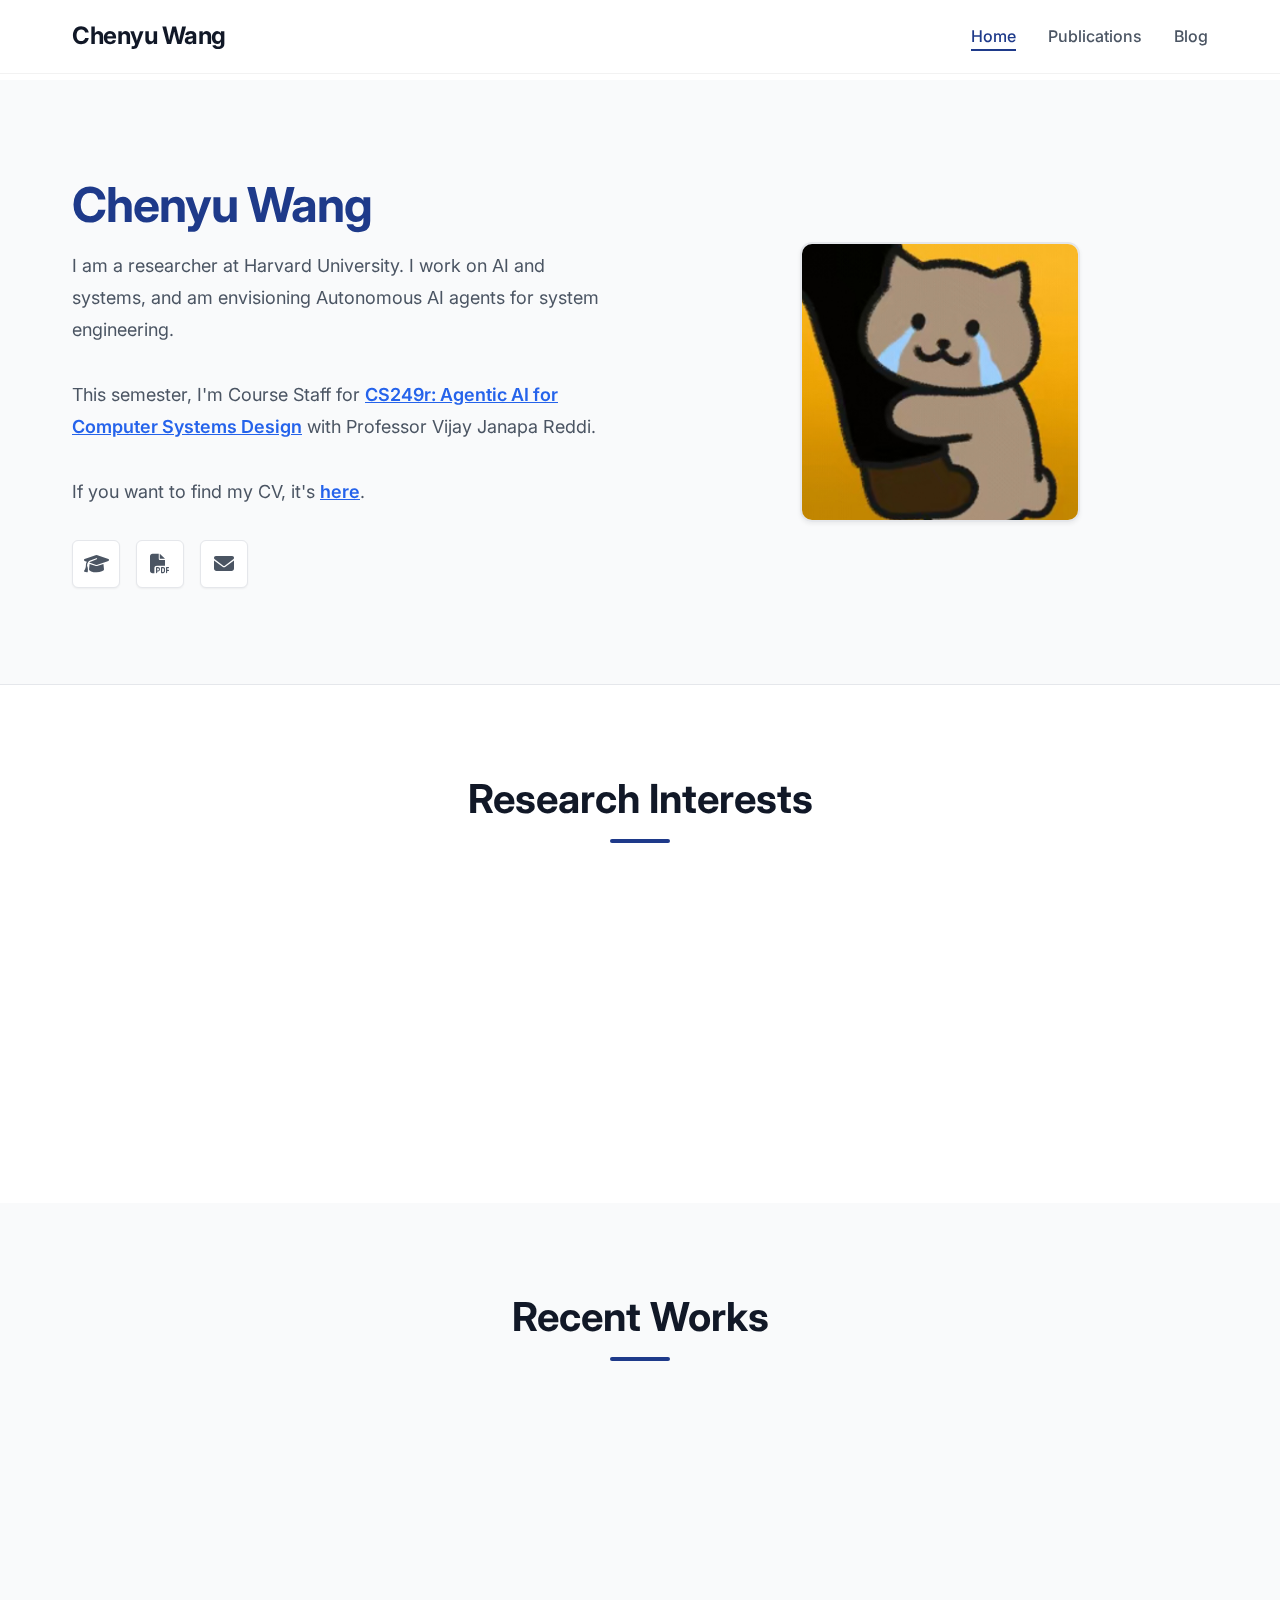
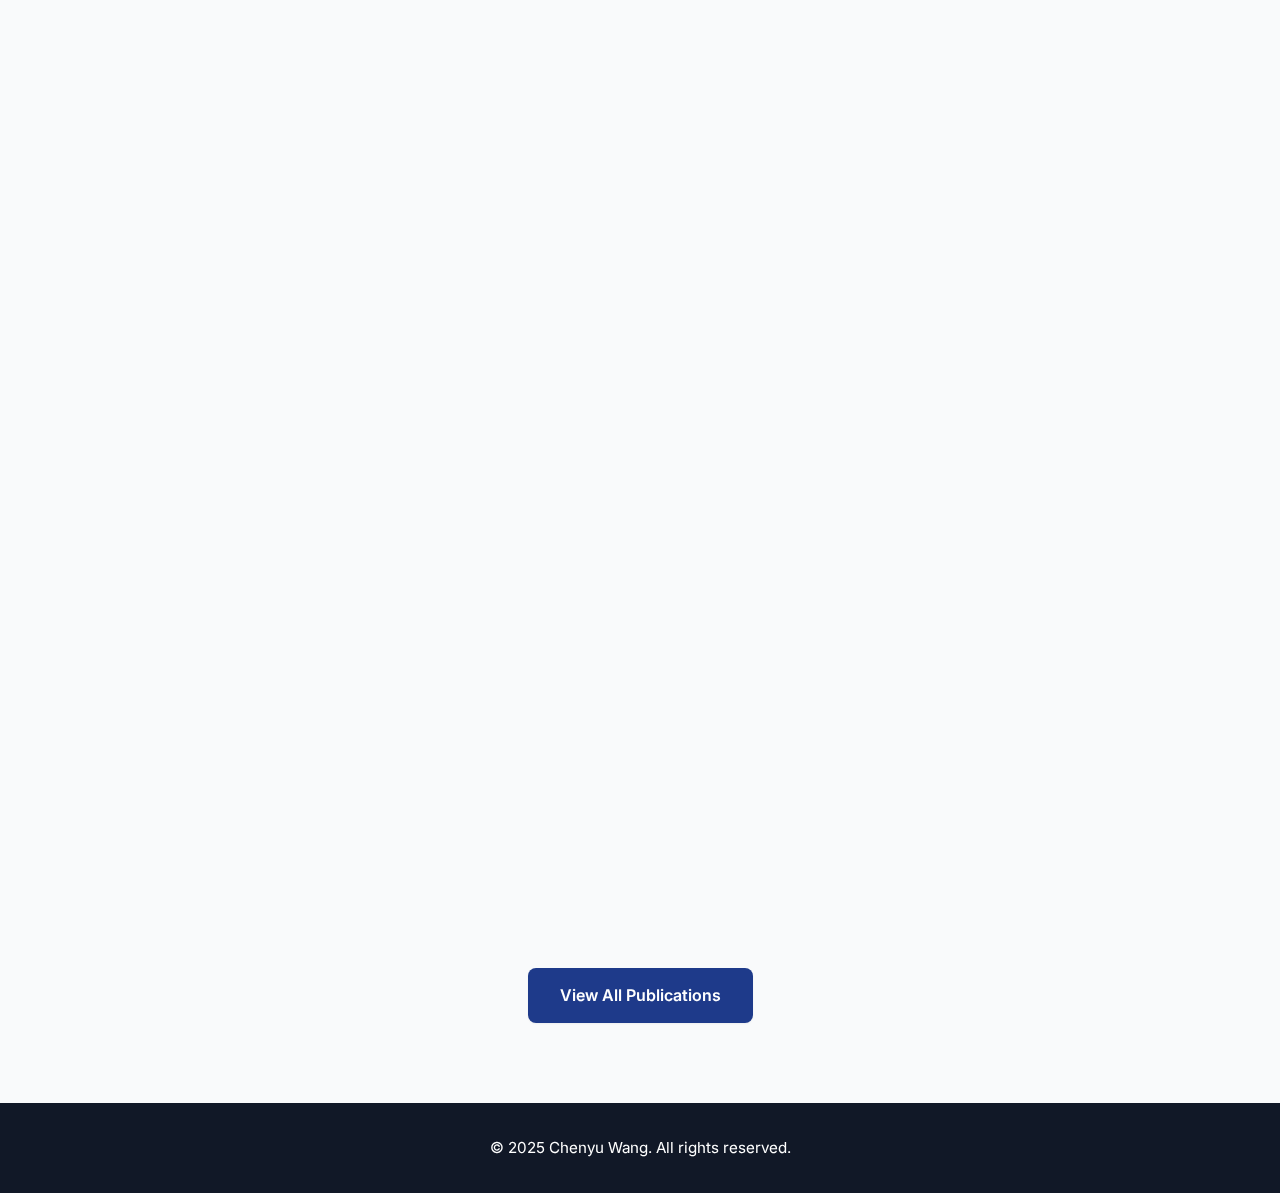
<file: index.html>
<!DOCTYPE html>
<html lang="en">
<head>
    <meta charset="UTF-8">
    <meta name="viewport" content="width=device-width, initial-scale=1.0">
    <title>Chenyu Wang - Personal Website</title>
    <link rel="icon" type="image/svg+xml" href="assets/images/favicon.svg">
    <link rel="preconnect" href="https://fonts.googleapis.com">
    <link rel="preconnect" href="https://fonts.gstatic.com" crossorigin>
    <link href="https://fonts.googleapis.com/css2?family=Inter:wght@400;500;600;700;800;900&display=swap" rel="stylesheet">
    <link rel="stylesheet" href="styles.css">
    <link rel="stylesheet" href="https://cdnjs.cloudflare.com/ajax/libs/font-awesome/6.4.0/css/all.min.css">
</head>
<body>
    <nav class="navbar">
        <div class="container">
            <div class="nav-brand">
                <h2>Chenyu Wang</h2>
            </div>
            <ul class="nav-menu">
                <li><a href="index.html" class="active">Home</a></li>
                <li><a href="publications.html">Publications</a></li>
                <li><a href="blog.html">Blog</a></li>
            </ul>
            <div class="hamburger">
                <span></span>
                <span></span>
                <span></span>
            </div>
        </div>
    </nav>

    <main>
        <section class="hero">
            <div class="container">
                <div class="hero-content">
                    <div class="hero-text">
                        <h1><span class="highlight">Chenyu Wang</span></h1>
                        <p class="bio">
                            I am a researcher at Harvard University. I work on AI and systems, and am envisioning Autonomous AI agents for system engineering.
                        </p>
                        <p class="bio">
                            This semester, I'm Course Staff for <a href="https://harvard-edge.github.io/cs249r_fall2025/" target="_blank" style="color: #2563eb; text-decoration: underline; font-weight: 600;">CS249r: Agentic AI for Computer Systems Design</a> with Professor Vijay Janapa Reddi.
                        </p>
                        <p class="bio">
                            If you want to find my CV, it's <a href="assets/cv.pdf" target="_blank" style="color: #2563eb; text-decoration: underline; font-weight: 600;">here</a>.
                        </p>
                        <div class="social-links">
                            <a href="https://scholar.google.com/citations?user=QI96hfoAAAAJ&hl=en" target="_blank" aria-label="Google Scholar">
                                <i class="fas fa-graduation-cap"></i>
                            </a>
                            <a href="assets/cv.pdf" target="_blank" aria-label="CV">
                                <i class="fas fa-file-pdf"></i>
                            </a>
                            <a href="mailto:chenyu_wang@seas.harvard.edu" aria-label="Email">
                                <i class="fas fa-envelope"></i>
                            </a>
                        </div>
                    </div>
                    <div class="hero-image">
                        <img src="assets/images/huggingleg.png" alt="Chenyu Wang" class="profile-img">
                    </div>
                </div>
            </div>
        </section>

        <section class="research-interests">
            <div class="container">
                <h2 class="section-title">Research Interests</h2>
                <div class="interests-grid">
                    <div class="interest-card">
                        <div class="icon-wrapper">
                            <i class="fas fa-brain"></i>
                        </div>
                        <h3>Artificial Intelligence</h3>
                    </div>
                    <div class="interest-card">
                        <div class="icon-wrapper">
                            <i class="fas fa-microchip"></i>
                        </div>
                        <h3>Computer Architecture</h3>
                    </div>
                    <div class="interest-card">
                        <div class="icon-wrapper">
                            <i class="fas fa-rocket"></i>
                        </div>
                        <h3>AI for System</h3>
                        <p style="font-size: 0.9rem; margin-top: 0.5rem;">
                            <a href="https://ieeexplore.ieee.org/document/10247808" target="_blank" style="color: #2563eb; text-decoration: underline;">My Professor's Vision</a>
                        </p>
                    </div>
                </div>
            </div>
        </section>

        <section class="recent-work">
            <div class="container">
                <h2 class="section-title">Recent Works</h2>
                <div class="work-preview">
                    <div class="work-item">
                        <h3>SLM-MUX: Orchestrating Small Language Models for Reasoning</h3>
                        <p class="work-meta"><strong>C Wang*</strong>, Z Wan*, H Kang, E Chen, Z Xie, T Krishna, V Janapa Reddi, Y Du</p>
                        <p class="work-meta">Harvard University, Georgia Tech, Stanford University, 2025</p>
                        <p>A multi-model architecture that effectively coordinates multiple small language models, achieving up to 13.4% improvement on MATH and outperforming Qwen 2.5 72B with just two SLMs.</p>
                        <div class="pub-links" style="margin-top: 0.5rem;">
                            <a href="https://slm-mux.github.io/" target="_blank" class="pub-link" style="display: inline-block; color: #2563eb; text-decoration: none; font-weight: 500;">
                                <i class="fas fa-globe"></i> Project Page
                            </a>
                        </div>
                    </div>
                    <div class="work-item">
                        <h3>EPIM: Efficient Processing-In-Memory Accelerators based on Epitome</h3>
                        <p class="work-meta"><strong>C Wang</strong>, Z Dong, D Zhou, Z Zhu, Y Wang, J Feng, K Keutzer</p>
                        <p class="work-meta">Design Automation Conference (DAC), 2024 • <strong>3 citations</strong></p>
                        <p>Developed a novel processing-in-memory architecture for efficient neural network acceleration, demonstrating significant improvements in energy efficiency and throughput.</p>
                    </div>
                    <div class="work-item">
                        <h3>Evaluating Zero-Shot Long-Context LLM Compression</h3>
                        <p class="work-meta"><strong>C Wang</strong>, Y Wang, K Li</p>
                        <p class="work-meta">arXiv preprint, 2024 • <strong>1 citation</strong></p>
                        <p>Comprehensive evaluation of compression techniques for large language models with extended context windows, addressing practical deployment challenges.</p>
                    </div>
                    <div class="work-item">
                        <h3>Gibbon: Efficient co-exploration of NN model and processing-in-memory architecture</h3>
                        <p class="work-meta">H Sun, <strong>C Wang</strong>, Z Zhu, X Ning, G Dai, H Yang, Y Wang</p>
                        <p class="work-meta">Design, Automation & Test in Europe Conference (DATE), 2022 • <strong>20 citations</strong></p>
                        <p>Designed an efficient co-exploration framework for jointly optimizing neural network models and processing-in-memory architectures, achieving state-of-the-art performance.</p>
                    </div>
                </div>
                <div class="cta-container">
                    <a href="publications.html" class="btn-primary">View All Publications</a>
                </div>
            </div>
        </section>
    </main>

    <footer>
        <div class="container">
            <p>&copy; 2025 Chenyu Wang. All rights reserved.</p>
        </div>
    </footer>

    <script src="script.js"></script>
</body>
</html>
</file>
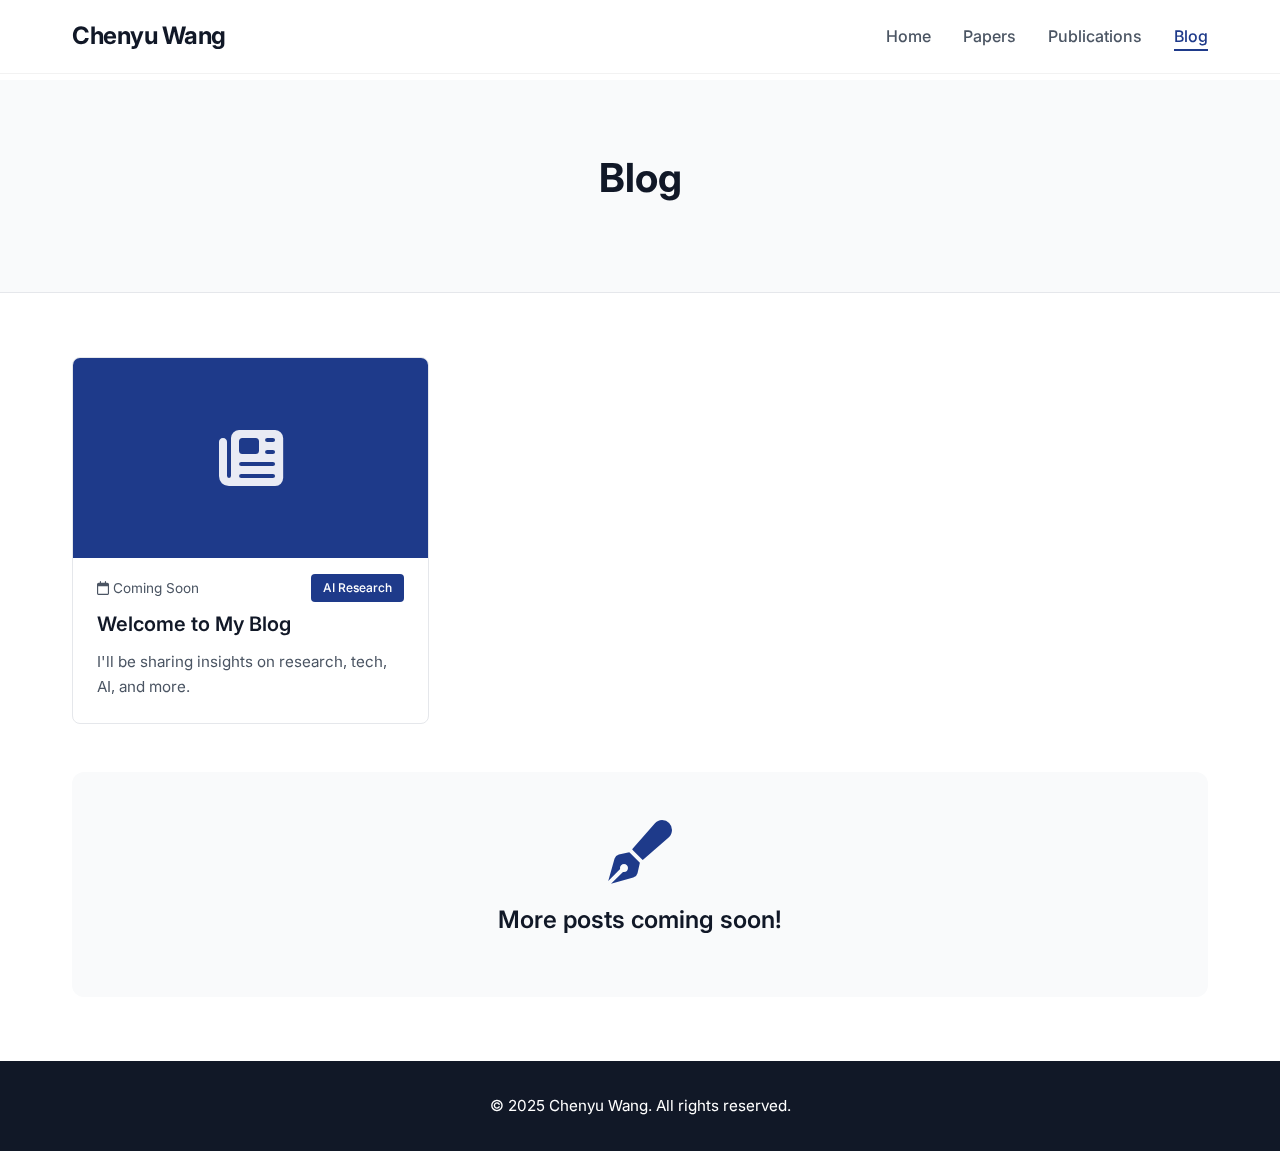
<file: blog.html>
<!DOCTYPE html>
<html lang="en">
<head>
    <meta charset="UTF-8">
    <meta name="viewport" content="width=device-width, initial-scale=1.0">
    <title>Blog - Chenyu Wang</title>
    <link rel="icon" type="image/svg+xml" href="assets/images/favicon.svg">
    <link rel="preconnect" href="https://fonts.googleapis.com">
    <link rel="preconnect" href="https://fonts.gstatic.com" crossorigin>
    <link href="https://fonts.googleapis.com/css2?family=Inter:wght@400;500;600;700;800;900&display=swap" rel="stylesheet">
    <link rel="stylesheet" href="styles.css">
    <link rel="stylesheet" href="https://cdnjs.cloudflare.com/ajax/libs/font-awesome/6.4.0/css/all.min.css">
</head>
<body>
    <nav class="navbar">
        <div class="container">
            <div class="nav-brand">
                <h2>Chenyu Wang</h2>
            </div>
            <ul class="nav-menu">
                <li><a href="index.html">Home</a></li>
                <li><a href="papers.html">Papers</a></li>
                <li><a href="publications.html">Publications</a></li>
                <li><a href="blog.html" class="active">Blog</a></li>
            </ul>
            <div class="hamburger">
                <span></span>
                <span></span>
                <span></span>
            </div>
        </div>
    </nav>

    <main>
        <section class="page-header">
            <div class="container">
                <h1>Blog</h1>
            </div>
        </section>

        <section class="blog-content">
            <div class="container">
                <div class="blog-grid">
                    <article class="blog-card">
                        <div class="blog-image">
                            <div class="blog-placeholder">
                                <i class="fas fa-newspaper"></i>
                            </div>
                        </div>
                        <div class="blog-info">
                            <span class="blog-date"><i class="far fa-calendar"></i> Coming Soon</span>
                            <span class="blog-tag">AI Research</span>
                        </div>
                        <h3 class="blog-title">Welcome to My Blog</h3>
                        <p class="blog-excerpt">
                            I'll be sharing insights on research, tech, AI, and more.
                        </p>
                    </article>
                </div>

                <div class="empty-state">
                    <i class="fas fa-pen-fancy"></i>
                    <h3>More posts coming soon!</h3>
                </div>
            </div>
        </section>
    </main>

    <footer>
        <div class="container">
            <p>&copy; 2025 Chenyu Wang. All rights reserved.</p>
        </div>
    </footer>

    <script src="script.js"></script>
</body>
</html>
</file>
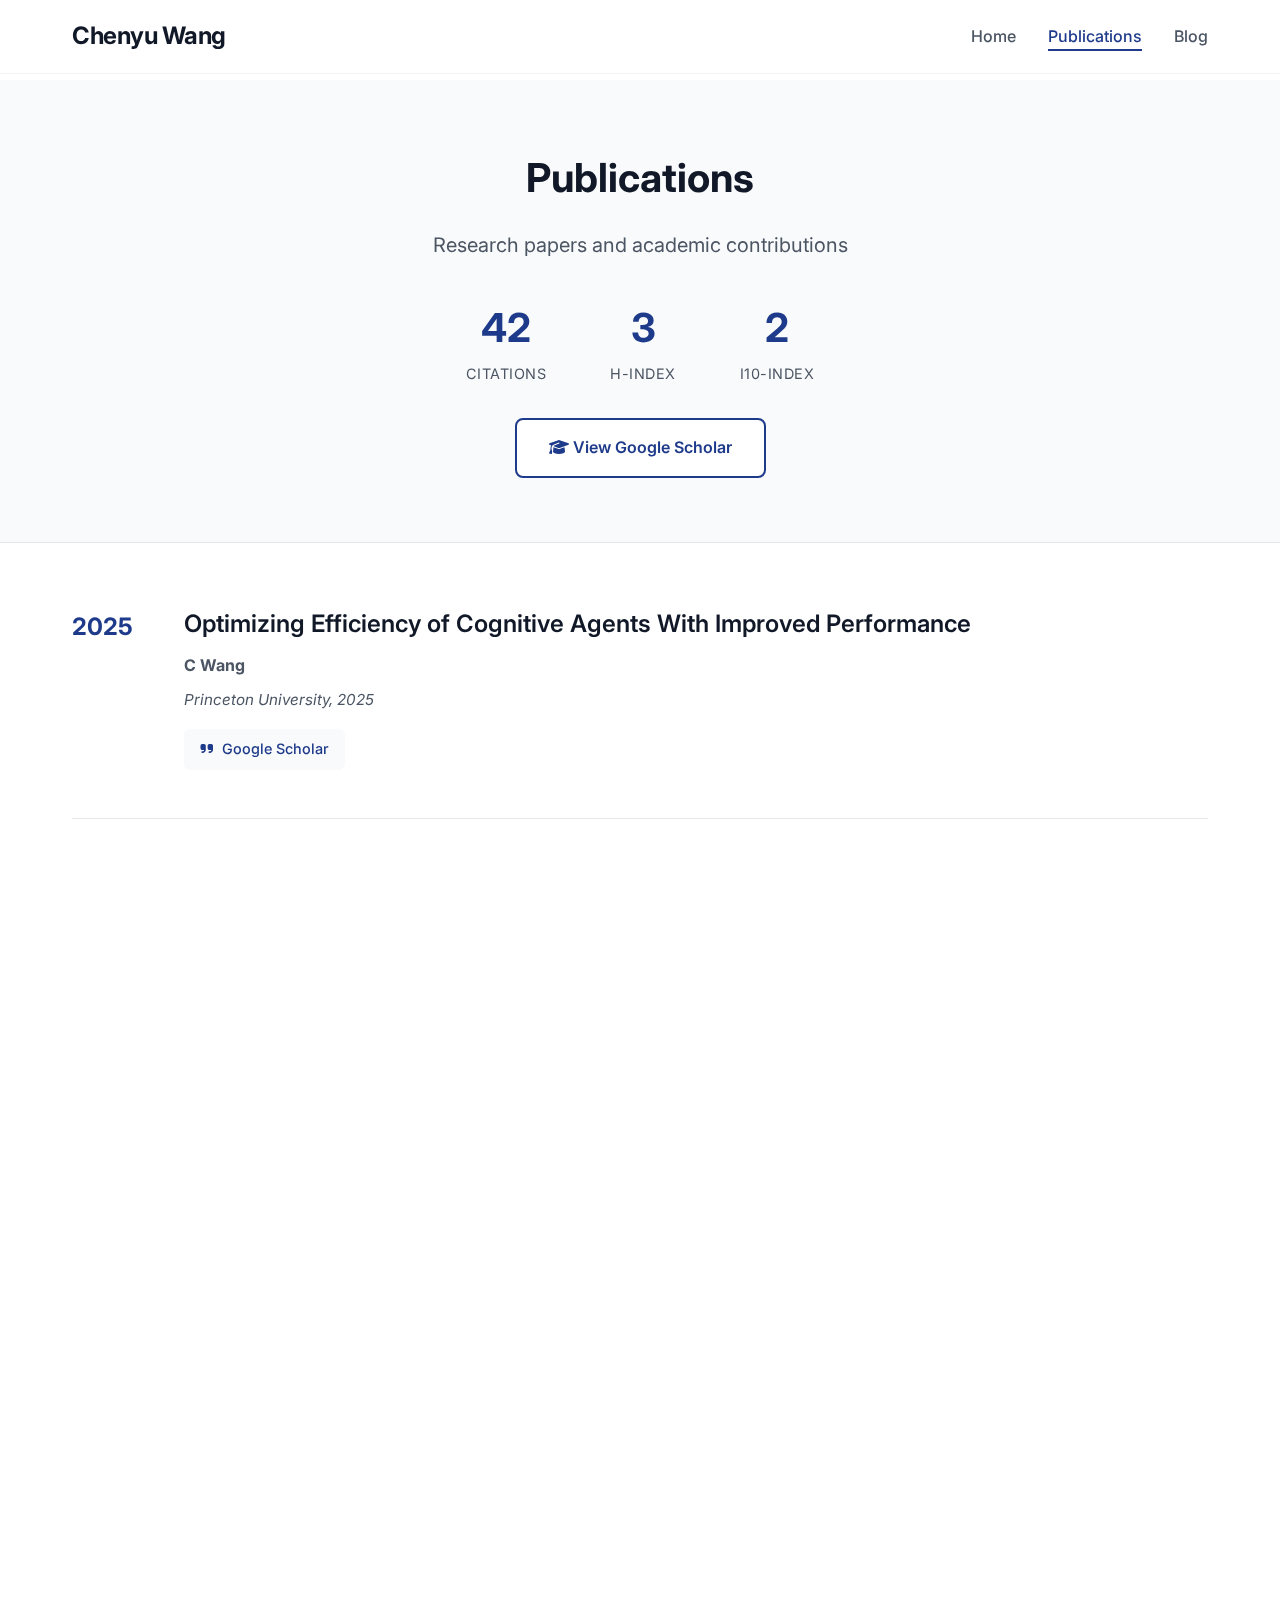
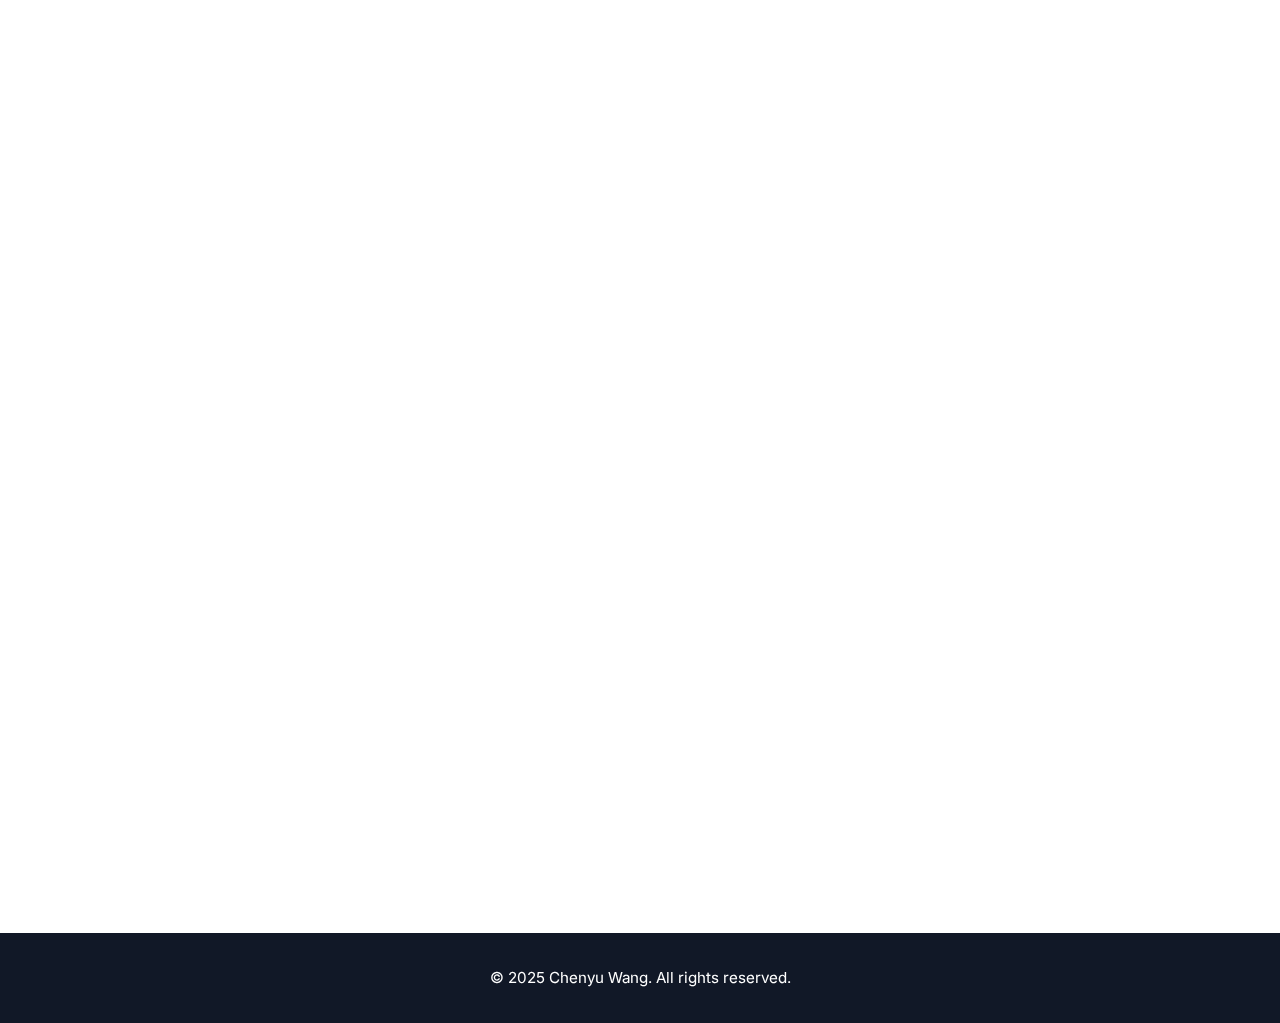
<file: publications.html>
<!DOCTYPE html>
<html lang="en">
<head>
    <meta charset="UTF-8">
    <meta name="viewport" content="width=device-width, initial-scale=1.0">
    <title>Publications - Chenyu Wang</title>
    <link rel="icon" type="image/svg+xml" href="assets/images/favicon.svg">
    <link rel="preconnect" href="https://fonts.googleapis.com">
    <link rel="preconnect" href="https://fonts.gstatic.com" crossorigin>
    <link href="https://fonts.googleapis.com/css2?family=Inter:wght@400;500;600;700;800;900&display=swap" rel="stylesheet">
    <link rel="stylesheet" href="styles.css">
    <link rel="stylesheet" href="https://cdnjs.cloudflare.com/ajax/libs/font-awesome/6.4.0/css/all.min.css">
</head>
<body>
    <nav class="navbar">
        <div class="container">
            <div class="nav-brand">
                <h2>Chenyu Wang</h2>
            </div>
            <ul class="nav-menu">
                <li><a href="index.html">Home</a></li>
                <li><a href="publications.html" class="active">Publications</a></li>
                <li><a href="blog.html">Blog</a></li>
            </ul>
            <div class="hamburger">
                <span></span>
                <span></span>
                <span></span>
            </div>
        </div>
    </nav>

    <main>
        <section class="page-header">
            <div class="container">
                <h1>Publications</h1>
                <p class="header-subtitle">Research papers and academic contributions</p>
                <div class="stats-bar">
                    <div class="stat-item">
                        <span class="stat-number">42</span>
                        <span class="stat-label">Citations</span>
                    </div>
                    <div class="stat-item">
                        <span class="stat-number">3</span>
                        <span class="stat-label">h-index</span>
                    </div>
                    <div class="stat-item">
                        <span class="stat-number">2</span>
                        <span class="stat-label">i10-index</span>
                    </div>
                </div>
                <a href="https://scholar.google.com/citations?user=QI96hfoAAAAJ&hl=en" target="_blank" class="btn-secondary">
                    <i class="fas fa-graduation-cap"></i> View Google Scholar
                </a>
            </div>
        </section>

        <section class="publications-list">
            <div class="container">
                <div class="pub-item">
                    <div class="pub-year">2025</div>
                    <div class="pub-content">
                        <h3 class="pub-title">Optimizing Efficiency of Cognitive Agents With Improved Performance</h3>
                        <p class="pub-authors"><strong>C Wang</strong></p>
                        <p class="pub-venue">Princeton University, 2025</p>
                        <div class="pub-links">
                            <a href="https://scholar.google.com/scholar?oi=bibs&hl=en&cites=1674685417037726518" target="_blank" class="pub-link">
                                <i class="fas fa-quote-right"></i> Google Scholar
                            </a>
                        </div>
                    </div>
                </div>

                <div class="pub-item">
                    <div class="pub-year">2024</div>
                    <div class="pub-content">
                        <h3 class="pub-title">Evaluating Zero-Shot Long-Context LLM Compression</h3>
                        <p class="pub-authors"><strong>C Wang</strong>, Y Wang, K Li</p>
                        <p class="pub-venue">arXiv preprint arXiv:2406.06773, 2024</p>
                        <div class="pub-metrics">
                            <span class="metric"><i class="fas fa-quote-left"></i> 1 citation</span>
                        </div>
                        <div class="pub-links">
                            <a href="https://scholar.google.com/scholar?oi=bibs&hl=en&cites=16382222440067962117" target="_blank" class="pub-link">
                                <i class="fas fa-quote-right"></i> Cited by 1
                            </a>
                        </div>
                    </div>
                </div>

                <div class="pub-item">
                    <div class="pub-year">2024</div>
                    <div class="pub-content">
                        <h3 class="pub-title">EPIM: Efficient Processing-In-Memory Accelerators based on Epitome</h3>
                        <p class="pub-authors"><strong>C Wang</strong>, Z Dong, D Zhou, Z Zhu, Y Wang, J Feng, K Keutzer</p>
                        <p class="pub-venue">Design Automation Conference (DAC), 2024</p>
                        <div class="pub-metrics">
                            <span class="metric"><i class="fas fa-quote-left"></i> 3 citations</span>
                        </div>
                        <div class="pub-links">
                            <a href="https://scholar.google.com/scholar?oi=bibs&hl=en&cites=4864111632713487932" target="_blank" class="pub-link">
                                <i class="fas fa-quote-right"></i> Cited by 3
                            </a>
                        </div>
                    </div>
                </div>

                <div class="pub-item">
                    <div class="pub-year">2023</div>
                    <div class="pub-content">
                        <h3 class="pub-title">Gibbon: An efficient co-exploration framework of NN model and processing-in-memory architecture</h3>
                        <p class="pub-authors">H Sun, Z Zhu, <strong>C Wang</strong>, X Ning, G Dai, H Yang, Y Wang</p>
                        <p class="pub-venue">IEEE Transactions on Computer-Aided Design of Integrated Circuits and Systems, 2023</p>
                        <div class="pub-metrics">
                            <span class="metric"><i class="fas fa-quote-left"></i> 16 citations</span>
                        </div>
                        <div class="pub-links">
                            <a href="https://scholar.google.com/scholar?oi=bibs&hl=en&cites=4852260810894358425" target="_blank" class="pub-link">
                                <i class="fas fa-quote-right"></i> Cited by 16
                            </a>
                        </div>
                    </div>
                </div>

                <div class="pub-item">
                    <div class="pub-year">2023</div>
                    <div class="pub-content">
                        <h3 class="pub-title">DeepGuiser: Learning to disguise neural architectures for impeding adversarial transfer attacks</h3>
                        <p class="pub-authors">Y Cai, <strong>C Wang</strong>, X Ning, Z Zhou, D Niu, H Yang, Y Wang</p>
                        <p class="pub-venue">2023</p>
                        <div class="pub-metrics">
                            <span class="metric"><i class="fas fa-quote-left"></i> 2 citations</span>
                        </div>
                        <div class="pub-links">
                            <a href="https://scholar.google.com/scholar?oi=bibs&hl=en&cites=11876877158948221325" target="_blank" class="pub-link">
                                <i class="fas fa-quote-right"></i> Cited by 2
                            </a>
                        </div>
                    </div>
                </div>

                <div class="pub-item">
                    <div class="pub-year">2022</div>
                    <div class="pub-content">
                        <h3 class="pub-title">Gibbon: Efficient co-exploration of NN model and processing-in-memory architecture</h3>
                        <p class="pub-authors">H Sun, <strong>C Wang</strong>, Z Zhu, X Ning, G Dai, H Yang, Y Wang</p>
                        <p class="pub-venue">2022 Design, Automation & Test in Europe Conference & Exhibition (DATE), 867-872, 2022</p>
                        <div class="pub-metrics">
                            <span class="metric"><i class="fas fa-quote-left"></i> 20 citations</span>
                        </div>
                        <div class="pub-links">
                            <a href="https://scholar.google.com/scholar?oi=bibs&hl=en&cites=1674685417037726518" target="_blank" class="pub-link">
                                <i class="fas fa-quote-right"></i> Cited by 20
                            </a>
                        </div>
                    </div>
                </div>
            </div>
        </section>
    </main>

    <footer>
        <div class="container">
            <p>&copy; 2025 Chenyu Wang. All rights reserved.</p>
        </div>
    </footer>

    <script src="script.js"></script>
</body>
</html>
</file>
<file: styles.css>
/* ===== CSS Variables ===== */
:root {
    --primary-color: #1e3a8a;
    --secondary-color: #1e40af;
    --accent-color: #3b82f6;
    --gradient-primary: linear-gradient(135deg, #1e3a8a 0%, #1e40af 100%);
    --gradient-secondary: linear-gradient(135deg, #374151 0%, #1f2937 100%);
    --gradient-accent: linear-gradient(135deg, #3b82f6 0%, #2563eb 100%);
    --text-primary: #111827;
    --text-secondary: #4b5563;
    --bg-primary: #ffffff;
    --bg-secondary: #f9fafb;
    --bg-tertiary: #f3f4f6;
    --border-color: #e5e7eb;
    --shadow-sm: 0 1px 2px 0 rgb(0 0 0 / 0.05);
    --shadow-md: 0 2px 4px 0 rgb(0 0 0 / 0.06);
    --shadow-lg: 0 4px 6px -1px rgb(0 0 0 / 0.1);
    --shadow-xl: 0 10px 15px -3px rgb(0 0 0 / 0.1);
    --shadow-colored: 0 4px 6px -1px rgba(30, 58, 138, 0.15);
    --transition: all 0.3s ease;
    --transition-fast: all 0.15s ease;
}

/* ===== Reset & Base Styles ===== */
* {
    margin: 0;
    padding: 0;
    box-sizing: border-box;
}

body {
    font-family: 'Inter', -apple-system, BlinkMacSystemFont, 'Segoe UI', Roboto, 'Helvetica Neue', Arial, sans-serif;
    color: var(--text-primary);
    background: #ffffff;
    line-height: 1.7;
    overflow-x: hidden;
    -webkit-font-smoothing: antialiased;
    -moz-osx-font-smoothing: grayscale;
}

a {
    text-decoration: none;
    color: inherit;
    transition: var(--transition);
}

/* ===== Container ===== */
.container {
    max-width: 1200px;
    margin: 0 auto;
    padding: 0 2rem;
}

/* ===== Navigation Bar ===== */
.navbar {
    position: fixed;
    top: 0;
    left: 0;
    right: 0;
    background: rgba(255, 255, 255, 0.8);
    backdrop-filter: blur(20px) saturate(180%);
    -webkit-backdrop-filter: blur(20px) saturate(180%);
    box-shadow: 0 1px 0 0 rgba(0, 0, 0, 0.05);
    z-index: 1000;
    padding: 1rem 0;
    transition: var(--transition);
}

.navbar .container {
    display: flex;
    justify-content: space-between;
    align-items: center;
}

.nav-brand h2 {
    font-size: 1.5rem;
    font-weight: 700;
    color: var(--text-primary);
    letter-spacing: -0.02em;
}

.nav-menu {
    display: flex;
    list-style: none;
    gap: 2rem;
}

.nav-menu a {
    font-weight: 500;
    color: var(--text-secondary);
    position: relative;
}

.nav-menu a:hover,
.nav-menu a.active {
    color: var(--primary-color);
}

.nav-menu a::after {
    content: '';
    position: absolute;
    bottom: -5px;
    left: 0;
    width: 0;
    height: 2px;
    background-color: var(--primary-color);
    transition: var(--transition);
}

.nav-menu a.active::after,
.nav-menu a:hover::after {
    width: 100%;
}

.hamburger {
    display: none;
    flex-direction: column;
    cursor: pointer;
    gap: 4px;
}

.hamburger span {
    width: 25px;
    height: 3px;
    background-color: var(--text-primary);
    transition: var(--transition);
}

/* ===== Hero Section ===== */
main {
    padding-top: 80px;
}

.hero {
    padding: 6rem 0;
    background: var(--bg-secondary);
    position: relative;
    overflow: hidden;
    border-bottom: 1px solid var(--border-color);
}

.hero-content {
    display: grid;
    grid-template-columns: 1fr 1fr;
    gap: 4rem;
    align-items: center;
    position: relative;
    z-index: 1;
}

.hero-text h1 {
    font-size: 3rem;
    font-weight: 700;
    color: var(--text-primary);
    margin-bottom: 1rem;
    line-height: 1.2;
    letter-spacing: -0.02em;
}

.highlight {
    color: var(--primary-color);
    position: relative;
    display: inline-block;
}

.subtitle {
    font-size: 1.5rem;
    color: var(--text-secondary);
    margin-bottom: 1.5rem;
    font-weight: 500;
}

.bio {
    font-size: 1.125rem;
    color: var(--text-secondary);
    line-height: 1.8;
    margin-bottom: 2rem;
}

.social-links {
    display: flex;
    gap: 1rem;
}

.social-links a {
    width: 48px;
    height: 48px;
    display: flex;
    align-items: center;
    justify-content: center;
    background: white;
    border-radius: 6px;
    color: var(--text-secondary);
    font-size: 1.25rem;
    box-shadow: var(--shadow-sm);
    transition: var(--transition);
    border: 1px solid var(--border-color);
}

.social-links a:hover {
    color: var(--primary-color);
    border-color: var(--primary-color);
    box-shadow: var(--shadow-md);
}

.hero-image {
    display: flex;
    justify-content: center;
    align-items: center;
}

.profile-placeholder {
    width: 280px;
    height: 280px;
    background: var(--bg-tertiary);
    border-radius: 12px;
    display: flex;
    align-items: center;
    justify-content: center;
    box-shadow: var(--shadow-md);
    position: relative;
    border: 2px solid var(--border-color);
}

.profile-placeholder i {
    font-size: 100px;
    color: var(--text-secondary);
}

.profile-img {
    width: 280px;
    height: 280px;
    border-radius: 12px;
    object-fit: cover;
    box-shadow: var(--shadow-md);
    border: 2px solid var(--border-color);
}

/* ===== Section Styles ===== */
.section-title {
    font-size: 2.5rem;
    font-weight: 700;
    color: var(--text-primary);
    text-align: center;
    margin-bottom: 3rem;
    position: relative;
}

.section-title::after {
    content: '';
    position: absolute;
    bottom: -10px;
    left: 50%;
    transform: translateX(-50%);
    width: 60px;
    height: 4px;
    background-color: var(--primary-color);
    border-radius: 2px;
}

/* ===== Research Interests ===== */
.research-interests {
    padding: 5rem 0;
    background-color: var(--bg-primary);
}

.interests-grid {
    display: grid;
    grid-template-columns: repeat(auto-fit, minmax(280px, 1fr));
    gap: 2rem;
}

.interest-card {
    background: white;
    border: 1px solid var(--border-color);
    border-radius: 8px;
    padding: 2rem;
    text-align: center;
    transition: var(--transition);
    position: relative;
}

.interest-card:hover {
    box-shadow: var(--shadow-md);
    border-color: var(--primary-color);
}

.icon-wrapper {
    width: 72px;
    height: 72px;
    margin: 0 auto 1.5rem;
    background: var(--primary-color);
    border-radius: 8px;
    display: flex;
    align-items: center;
    justify-content: center;
    transition: var(--transition);
}

.icon-wrapper i {
    font-size: 2rem;
    color: white;
}

.interest-card h3 {
    font-size: 1.5rem;
    font-weight: 600;
    color: var(--text-primary);
    margin-bottom: 1rem;
}

.interest-card p {
    color: var(--text-secondary);
    line-height: 1.6;
}

/* ===== Teaching Preview ===== */
.teaching-preview {
    padding: 5rem 0;
    background-color: var(--bg-primary);
}

.course-highlight {
    background: white;
    padding: 2.5rem;
    border-radius: 12px;
    border: 2px solid var(--primary-color);
    margin-bottom: 3rem;
    box-shadow: var(--shadow-md);
    transition: var(--transition);
}

.course-highlight:hover {
    box-shadow: var(--shadow-lg);
}

.course-badge {
    display: inline-block;
    padding: 0.5rem 1rem;
    background: var(--gradient-primary);
    color: white;
    border-radius: 20px;
    font-size: 0.85rem;
    font-weight: 600;
    margin-bottom: 1rem;
    text-transform: uppercase;
    letter-spacing: 0.5px;
}

.course-title {
    font-size: 1.75rem;
    font-weight: 700;
    color: var(--text-primary);
    margin-bottom: 0.5rem;
}

.course-description {
    font-size: 1rem;
    color: var(--text-secondary);
    margin-bottom: 1rem;
}

.course-info {
    font-size: 1.05rem;
    color: var(--text-secondary);
    line-height: 1.7;
}

/* ===== Recent Work ===== */
.recent-work {
    padding: 5rem 0;
    background-color: var(--bg-secondary);
}

.work-preview {
    display: flex;
    flex-direction: column;
    gap: 2rem;
    margin-bottom: 3rem;
}

.work-item {
    background: white;
    padding: 2rem;
    border-radius: 8px;
    border-left: 4px solid var(--primary-color);
    border: 1px solid var(--border-color);
    border-left: 4px solid var(--primary-color);
    transition: var(--transition);
}

.work-item:hover {
    box-shadow: var(--shadow-md);
}

.work-item h3 {
    font-size: 1.5rem;
    font-weight: 600;
    color: var(--text-primary);
    margin-bottom: 0.5rem;
}

.work-meta {
    font-size: 0.9rem;
    color: var(--text-secondary);
    margin-bottom: 1rem;
}

.work-item p {
    color: var(--text-secondary);
    line-height: 1.6;
}

.cta-container {
    text-align: center;
}

/* ===== Buttons ===== */
.btn-primary,
.btn-secondary {
    display: inline-block;
    padding: 0.875rem 2rem;
    font-weight: 600;
    border-radius: 8px;
    transition: var(--transition);
    border: none;
    cursor: pointer;
    font-size: 1rem;
}

.btn-primary {
    background: var(--primary-color);
    color: white;
    box-shadow: var(--shadow-sm);
}

.btn-primary:hover {
    background: var(--secondary-color);
    box-shadow: var(--shadow-md);
}

.btn-secondary {
    background: white;
    color: var(--primary-color);
    border: 2px solid var(--primary-color);
}

.btn-secondary:hover {
    background: var(--primary-color);
    color: white;
    box-shadow: var(--shadow-sm);
}

/* ===== Publications Page ===== */
.page-header {
    padding: 4rem 0;
    background: var(--bg-secondary);
    text-align: center;
    border-bottom: 1px solid var(--border-color);
}

.page-header h1 {
    font-size: 2.5rem;
    font-weight: 700;
    color: var(--text-primary);
    margin-bottom: 1rem;
}

.header-subtitle {
    font-size: 1.25rem;
    color: var(--text-secondary);
    margin-bottom: 2rem;
}

.stats-bar {
    display: flex;
    justify-content: center;
    gap: 4rem;
    margin: 2rem 0;
}

.stat-item {
    text-align: center;
}

.stat-number {
    display: block;
    font-size: 2.5rem;
    font-weight: 700;
    color: var(--primary-color);
}

.stat-label {
    display: block;
    font-size: 0.9rem;
    color: var(--text-secondary);
    text-transform: uppercase;
    letter-spacing: 0.5px;
}

.publications-list {
    padding: 4rem 0;
    background-color: var(--bg-primary);
}

.pub-item {
    display: flex;
    gap: 2rem;
    margin-bottom: 3rem;
    padding-bottom: 3rem;
    border-bottom: 1px solid var(--border-color);
}

.pub-item:last-child {
    border-bottom: none;
}

.pub-year {
    font-size: 1.5rem;
    font-weight: 700;
    color: var(--primary-color);
    min-width: 80px;
}

.pub-content {
    flex: 1;
}

.pub-title {
    font-size: 1.5rem;
    font-weight: 600;
    color: var(--text-primary);
    margin-bottom: 0.75rem;
    line-height: 1.4;
}

.pub-authors {
    font-size: 1rem;
    color: var(--text-secondary);
    margin-bottom: 0.5rem;
}

.pub-venue {
    font-size: 0.95rem;
    color: var(--text-secondary);
    font-style: italic;
    margin-bottom: 1rem;
}

.pub-metrics {
    margin-bottom: 1rem;
}

.metric {
    display: inline-block;
    padding: 0.25rem 0.75rem;
    background-color: var(--bg-secondary);
    border-radius: 20px;
    font-size: 0.85rem;
    color: var(--text-secondary);
    margin-right: 0.5rem;
}

.pub-links {
    display: flex;
    gap: 1rem;
    flex-wrap: wrap;
}

.pub-link {
    display: inline-flex;
    align-items: center;
    gap: 0.5rem;
    padding: 0.5rem 1rem;
    background-color: var(--bg-secondary);
    border-radius: 6px;
    color: var(--primary-color);
    font-size: 0.9rem;
    font-weight: 500;
    transition: var(--transition);
}

.pub-link:hover {
    background-color: var(--primary-color);
    color: white;
    transform: translateY(-2px);
}

/* ===== Blog Page ===== */
.blog-content {
    padding: 4rem 0;
    background-color: var(--bg-primary);
}

.blog-grid {
    display: grid;
    grid-template-columns: repeat(auto-fill, minmax(320px, 1fr));
    gap: 2rem;
    margin-bottom: 3rem;
}

.blog-card {
    background: white;
    border: 1px solid var(--border-color);
    border-radius: 8px;
    overflow: hidden;
    transition: var(--transition);
}

.blog-card:hover {
    box-shadow: var(--shadow-md);
    border-color: var(--primary-color);
}

.blog-image {
    width: 100%;
    height: 200px;
    background: var(--primary-color);
    overflow: hidden;
    position: relative;
}

.blog-placeholder {
    width: 100%;
    height: 100%;
    display: flex;
    align-items: center;
    justify-content: center;
}

.blog-placeholder i {
    font-size: 4rem;
    color: rgba(255, 255, 255, 0.9);
}

.blog-info {
    display: flex;
    justify-content: space-between;
    align-items: center;
    padding: 1rem 1.5rem 0.5rem;
}

.blog-date {
    font-size: 0.85rem;
    color: var(--text-secondary);
}

.blog-tag {
    font-size: 0.75rem;
    padding: 0.25rem 0.75rem;
    background: var(--primary-color);
    color: white;
    border-radius: 4px;
    font-weight: 500;
}

.blog-title {
    font-size: 1.25rem;
    font-weight: 600;
    color: var(--text-primary);
    padding: 0 1.5rem;
    margin-bottom: 0.75rem;
    line-height: 1.4;
}

.blog-excerpt {
    font-size: 0.95rem;
    color: var(--text-secondary);
    line-height: 1.6;
    padding: 0 1.5rem 1.5rem;
}

.empty-state {
    text-align: center;
    padding: 3rem;
    background-color: var(--bg-secondary);
    border-radius: 12px;
}

.empty-state i {
    font-size: 4rem;
    color: var(--primary-color);
    margin-bottom: 1rem;
}

.empty-state h3 {
    font-size: 1.5rem;
    font-weight: 600;
    color: var(--text-primary);
    margin-bottom: 0.5rem;
}

.empty-state p {
    font-size: 1rem;
    color: var(--text-secondary);
}

/* ===== Papers Page ===== */
.papers-section {
    padding: 4rem 0;
    background-color: var(--bg-primary);
}

.papers-stats {
    padding: 2rem 0 0 0;
    background-color: var(--bg-primary);
}

.stats-card {
    background: white;
    border: 1px solid var(--border-color);
    border-radius: 12px;
    box-shadow: var(--shadow-sm);
    overflow: hidden;
}

.stats-card-header {
    padding: 1.25rem 1.5rem 0.5rem 1.5rem;
}

.stats-subtitle {
    color: var(--text-secondary);
}

.chart-wrap {
    position: relative;
    height: 320px;
    padding: 0.5rem 1rem 1.25rem 1rem;
}

.stats-badges {
    display: flex;
    gap: 0.5rem;
    flex-wrap: wrap;
    margin-top: 0.75rem;
}

.badge {
    display: inline-flex;
    align-items: center;
    gap: 0.4rem;
    padding: 0.35rem 0.6rem;
    border-radius: 999px;
    background: var(--bg-secondary);
    color: var(--text-secondary);
    font-size: 0.85rem;
}

.badge i { color: var(--primary-color); }

.badge.success {
    background: rgba(16, 185, 129, 0.15);
    color: #065f46;
}

.badge.muted {
    background: #eef2f7;
}

.chart-caption {
    margin-top: 0.75rem;
    font-size: 0.9rem;
    color: var(--text-secondary);
}

.papers-layout {
    display: grid;
    grid-template-columns: 280px 1fr;
    gap: 2rem;
    align-items: start;
}

.papers-filters {
    background: white;
    border: 1px solid var(--border-color);
    border-radius: 8px;
    padding: 1rem;
}

.filter-group + .filter-group {
    margin-top: 1rem;
}

.filter-label {
    display: block;
    font-weight: 600;
    margin-bottom: 0.5rem;
}

.filter-input {
    width: 100%;
    padding: 0.625rem 0.75rem;
    border: 1px solid var(--border-color);
    border-radius: 6px;
    outline: none;
}

.filter-input:focus {
    border-color: var(--primary-color);
    box-shadow: 0 0 0 3px rgba(37, 99, 235, 0.15);
}

.filter-actions {
    margin-top: 1rem;
}

.filter-meta {
    margin-top: 0.75rem;
    font-size: 0.9rem;
    color: var(--text-secondary);
}

.tag-list {
    display: flex;
    gap: 0.5rem;
    flex-wrap: wrap;
}

.tag-chip {
    display: inline-flex;
    align-items: center;
    gap: 0.25rem;
    padding: 0.35rem 0.6rem;
    border: 1px solid var(--border-color);
    border-radius: 999px;
    background: white;
    color: var(--text-secondary);
    font-size: 0.85rem;
    cursor: pointer;
}

.tag-chip.small {
    padding: 0.2rem 0.5rem;
    font-size: 0.8rem;
}

.tag-chip.active,
.tag-chip:hover {
    color: var(--primary-color);
    border-color: var(--primary-color);
}

.papers-results {
    min-height: 400px;
}

.papers-list {
    list-style: none;
    display: flex;
    flex-direction: column;
    gap: 1rem;
}

.paper-item {
    background: white;
    border: 1px solid var(--border-color);
    border-radius: 8px;
    padding: 1rem 1.25rem;
}

.paper-title {
    font-size: 1.1rem;
    font-weight: 600;
    margin-bottom: 0.25rem;
}

.paper-meta {
    display: flex;
    gap: 0.75rem;
    align-items: center;
    margin-bottom: 0.5rem;
    color: var(--text-secondary);
    font-size: 0.9rem;
}

.paper-tags {
    display: flex;
    gap: 0.5rem;
    flex-wrap: wrap;
    margin-bottom: 0.5rem;
}

.paper-excerpt {
    color: var(--text-secondary);
    margin-bottom: 0.75rem;
}

.paper-actions {
    display: flex;
    gap: 0.5rem;
}

.paper-reader {
    position: sticky;
    top: 100px;
}

.reader-card {
    background: white;
    border: 1px solid var(--border-color);
    border-radius: 8px;
    padding: 1.25rem;
}

.reader-placeholder {
    display: grid;
    place-items: center;
    color: var(--text-secondary);
    min-height: 260px;
    text-align: center;
    gap: 0.5rem;
}

.reader-placeholder i {
    font-size: 2rem;
    color: var(--primary-color);
}

.reader-title {
    font-size: 1.25rem;
    font-weight: 700;
    margin-bottom: 0.5rem;
}

.reader-abstract {
    color: var(--text-secondary);
    line-height: 1.7;
    margin-bottom: 0.75rem;
}

.reader-meta {
    display: flex;
    justify-content: space-between;
    align-items: center;
    margin-bottom: 0.75rem;
}

.reader-tags {
    display: flex;
    gap: 0.5rem;
    flex-wrap: wrap;
}

/* Pagination */
.pagination {
    display: flex;
    align-items: center;
    justify-content: center;
    gap: 0.5rem;
    margin-top: 1rem;
}

.page-btn {
    padding: 0.5rem 0.9rem;
    border: 1px solid var(--border-color);
    border-radius: 6px;
    background: white;
    color: var(--text-primary);
    cursor: pointer;
}

.page-btn:disabled {
    opacity: 0.5;
    cursor: not-allowed;
}

.page-numbers {
    display: flex;
    gap: 0.25rem;
}

.page-number {
    min-width: 36px;
    padding: 0.45rem 0.6rem;
    border: 1px solid var(--border-color);
    border-radius: 6px;
    background: white;
    color: var(--text-secondary);
    cursor: pointer;
}

.page-number.active,
.page-number:hover {
    color: var(--primary-color);
    border-color: var(--primary-color);
}

.page-ellipsis {
    display: inline-flex;
    align-items: center;
    color: var(--text-secondary);
    padding: 0 0.35rem;
}

@media (max-width: 1200px) {
    .papers-layout {
        grid-template-columns: 260px 1fr;
    }
}

@media (max-width: 968px) {
    .papers-layout {
        grid-template-columns: 1fr;
    }
}

/* ===== Teaching Page ===== */
.teaching-section {
    padding: 4rem 0;
    background-color: var(--bg-primary);
}

.course-card {
    background: white;
    border: 1px solid var(--border-color);
    border-radius: 12px;
    overflow: hidden;
    margin-bottom: 3rem;
    transition: var(--transition);
}

.course-card.featured {
    border: 2px solid var(--primary-color);
    box-shadow: var(--shadow-md);
}

.course-header {
    display: flex;
    justify-content: space-between;
    align-items: flex-start;
    padding: 2.5rem;
    background: linear-gradient(135deg, #f8fafc 0%, #f1f5f9 100%);
    border-bottom: 1px solid var(--border-color);
}

.course-badge.current {
    background: linear-gradient(135deg, #10b981 0%, #059669 100%);
    animation: pulse 2s infinite;
}

@keyframes pulse {
    0%, 100% {
        opacity: 1;
    }
    50% {
        opacity: 0.9;
    }
}

.course-number {
    font-size: 1.25rem;
    font-weight: 700;
    color: var(--primary-color);
    margin-bottom: 0.5rem;
}

.course-name {
    font-size: 2rem;
    font-weight: 700;
    color: var(--text-primary);
    margin-bottom: 0.5rem;
    line-height: 1.3;
}

.course-role {
    font-size: 1rem;
    color: var(--text-secondary);
    font-weight: 500;
}

.course-icon {
    font-size: 4rem;
    color: var(--primary-color);
    opacity: 0.2;
}

.course-body {
    padding: 2.5rem;
}

.course-meta {
    background: var(--bg-secondary);
    border-radius: 8px;
    padding: 1.5rem;
    margin-bottom: 2rem;
}

.meta-item {
    display: flex;
    align-items: center;
    gap: 1rem;
    padding: 0.5rem 0;
    color: var(--text-secondary);
}

.meta-item i {
    color: var(--primary-color);
    font-size: 1.1rem;
    width: 20px;
    text-align: center;
}

.course-description h4 {
    font-size: 1.25rem;
    font-weight: 600;
    color: var(--text-primary);
    margin: 2rem 0 1rem 0;
}

.course-description h4:first-child {
    margin-top: 0;
}

.course-description p {
    color: var(--text-secondary);
    line-height: 1.7;
    margin-bottom: 1rem;
}

.course-description ul {
    list-style-position: inside;
    color: var(--text-secondary);
    line-height: 1.8;
    margin-bottom: 1rem;
}

.course-description li {
    padding-left: 0.5rem;
}

.focus-areas {
    display: flex;
    flex-direction: column;
    gap: 1.5rem;
    margin-top: 1.5rem;
}

.focus-item {
    display: flex;
    align-items: flex-start;
    gap: 1.5rem;
    background: var(--bg-secondary);
    padding: 1.5rem;
    border-radius: 8px;
    border-left: 4px solid var(--primary-color);
}

.focus-item i {
    font-size: 2rem;
    color: var(--primary-color);
    min-width: 40px;
    text-align: center;
}

.focus-item strong {
    display: block;
    font-size: 1.1rem;
    color: var(--text-primary);
    margin-bottom: 0.25rem;
}

.focus-item p {
    color: var(--text-secondary);
    margin: 0;
    font-size: 0.95rem;
}

.tools-list {
    background: var(--bg-secondary);
    padding: 1.5rem;
    border-radius: 8px;
    margin-top: 1rem;
}

.tools-list li {
    padding: 0.5rem 0;
}

.course-links {
    display: flex;
    gap: 1rem;
    margin-top: 2rem;
    padding-top: 2rem;
    border-top: 1px solid var(--border-color);
}

.course-link-btn {
    display: inline-flex;
    align-items: center;
    gap: 0.5rem;
    padding: 0.875rem 2rem;
    border-radius: 8px;
    font-weight: 600;
    transition: var(--transition);
    text-decoration: none;
}

.course-link-btn.primary {
    background: var(--primary-color);
    color: white;
    box-shadow: var(--shadow-sm);
}

.course-link-btn.primary:hover {
    background: var(--secondary-color);
    box-shadow: var(--shadow-md);
    transform: translateY(-2px);
}

.course-link-btn.secondary {
    background: white;
    color: var(--primary-color);
    border: 2px solid var(--primary-color);
}

.course-link-btn.secondary:hover {
    background: var(--primary-color);
    color: white;
}

.teaching-philosophy {
    background: var(--bg-secondary);
    padding: 3rem;
    border-radius: 12px;
    margin-top: 3rem;
}

.teaching-philosophy .section-title {
    text-align: left;
    margin-bottom: 2rem;
}

.teaching-philosophy .section-title::after {
    left: 0;
    transform: none;
}

.philosophy-content p {
    font-size: 1.05rem;
    color: var(--text-secondary);
    line-height: 1.7;
    margin-bottom: 1.5rem;
}

.philosophy-points {
    display: flex;
    flex-direction: column;
    gap: 1.5rem;
    margin-top: 2rem;
}

.philosophy-item {
    display: flex;
    align-items: flex-start;
    gap: 1.5rem;
    background: white;
    padding: 2rem;
    border-radius: 8px;
    border: 1px solid var(--border-color);
    transition: var(--transition);
}

.philosophy-item:hover {
    border-color: var(--primary-color);
    box-shadow: var(--shadow-md);
}

.philosophy-item i {
    font-size: 2rem;
    color: var(--primary-color);
    min-width: 40px;
    text-align: center;
}

.philosophy-item strong {
    display: block;
    font-size: 1.15rem;
    color: var(--text-primary);
    margin-bottom: 0.5rem;
}

.philosophy-item p {
    color: var(--text-secondary);
    margin: 0;
    line-height: 1.6;
}

/* ===== Footer ===== */
footer {
    background-color: var(--text-primary);
    color: white;
    padding: 2rem 0;
    text-align: center;
}

footer p {
    font-size: 0.95rem;
}

/* ===== Responsive Design ===== */
@media (max-width: 968px) {
    .hero-content {
        grid-template-columns: 1fr;
        text-align: center;
    }

    .hero-text h1 {
        font-size: 2.5rem;
    }

    .social-links {
        justify-content: center;
    }

    .profile-placeholder {
        width: 250px;
        height: 250px;
    }

    .profile-placeholder i {
        font-size: 100px;
    }

    .profile-img {
        width: 250px;
        height: 250px;
    }

    .pub-item {
        flex-direction: column;
        gap: 1rem;
    }

    .pub-year {
        min-width: auto;
    }
}

@media (max-width: 768px) {
    .container {
        padding: 0 1.5rem;
    }

    .nav-menu {
        position: fixed;
        left: -100%;
        top: 70px;
        flex-direction: column;
        background-color: white;
        width: 100%;
        text-align: center;
        transition: 0.3s;
        box-shadow: var(--shadow-lg);
        padding: 2rem 0;
    }

    .nav-menu.active {
        left: 0;
    }

    .hamburger {
        display: flex;
    }

    .hero-text h1 {
        font-size: 2rem;
    }

    .subtitle {
        font-size: 1.25rem;
    }

    .bio {
        font-size: 1rem;
    }

    .section-title {
        font-size: 2rem;
    }

    .page-header h1 {
        font-size: 2rem;
    }

    .stats-bar {
        gap: 2rem;
    }

    .blog-grid {
        grid-template-columns: 1fr;
    }

    .interests-grid {
        grid-template-columns: 1fr;
    }

    .course-header {
        flex-direction: column;
        gap: 1.5rem;
    }

    .course-icon {
        font-size: 3rem;
        align-self: center;
    }

    .course-name {
        font-size: 1.5rem;
    }

    .course-links {
        flex-direction: column;
    }

    .course-link-btn {
        width: 100%;
        justify-content: center;
    }

    .focus-item {
        flex-direction: column;
        text-align: center;
    }

    .focus-item i {
        align-self: center;
    }

    .philosophy-item {
        flex-direction: column;
        text-align: center;
    }

    .philosophy-item i {
        align-self: center;
    }

    .teaching-philosophy {
        padding: 2rem;
    }
}

@media (max-width: 480px) {
    .hero-text h1 {
        font-size: 1.75rem;
    }

    .stats-bar {
        flex-direction: column;
        gap: 1.5rem;
    }

    .profile-placeholder {
        width: 200px;
        height: 200px;
    }

    .profile-placeholder i {
        font-size: 80px;
    }

    .profile-img {
        width: 200px;
        height: 200px;
    }
}

/* ===== Animations ===== */
@keyframes fadeIn {
    from {
        opacity: 0;
    }
    to {
        opacity: 1;
    }
}

.hero-content,
.interest-card,
.work-item,
.pub-item,
.blog-card {
    animation: fadeIn 0.4s ease-out;
}
</file>
